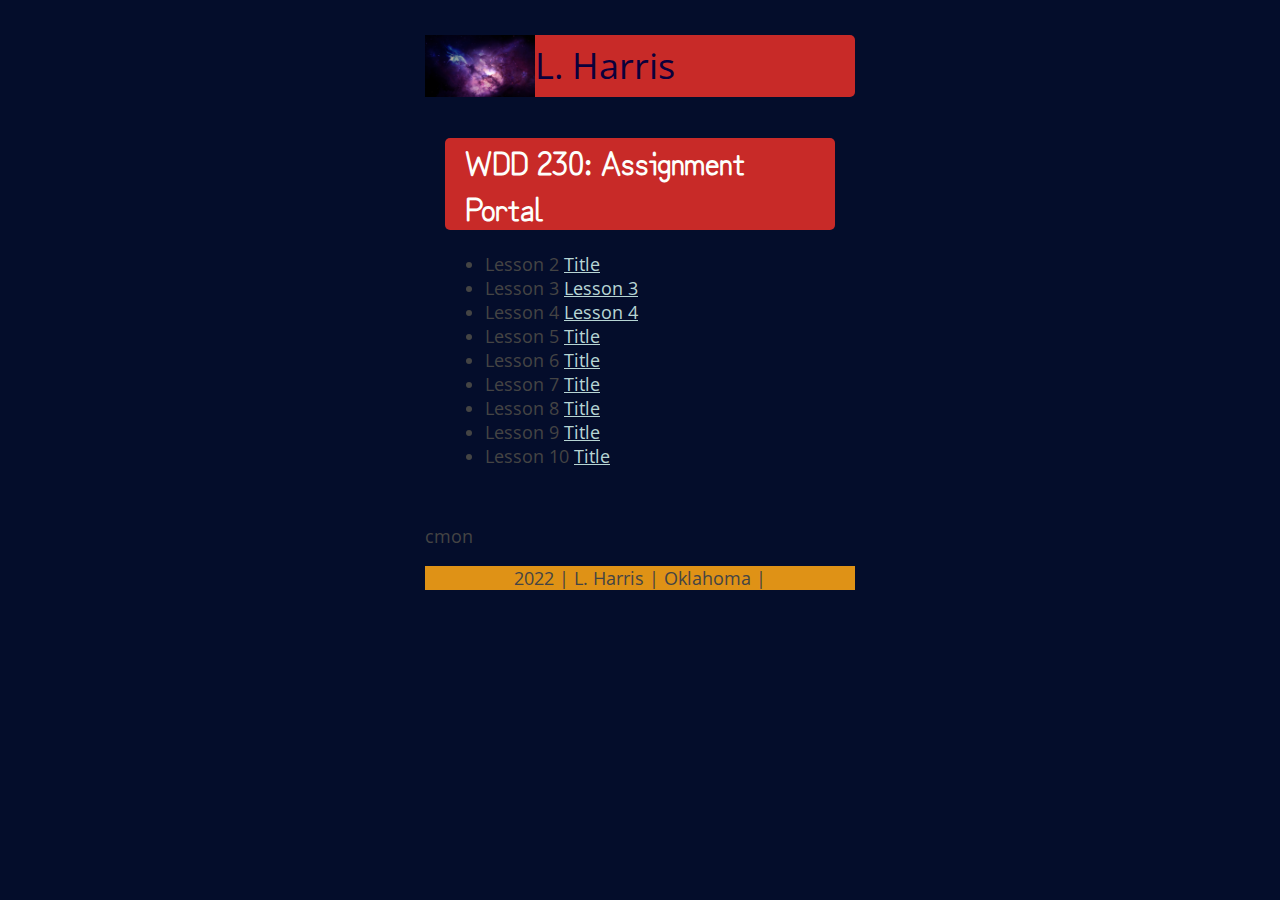
<file: index.html>
<!DOCTYPE html>
<html>
  <head>
    <meta charset="utf-8" />
    <meta name="viewport" content="width=device-width, initial-scale=1" />
    <link rel="shortcut-icon" href="favicon.ico" />
    <title>memento mori</title>
    <link rel="stylesheet" href="css/old-styling.css" />
    <link rel="stylesheet" href="css/medium.css" />
  </head>

  <header>
    <div class="logo-box">
      <img src="images/face.jpg" alt="an image of me" />
    </div>
    <p>L. Harris</p>
  </header>

  <body>
    <div class="contact-grid">
      <section class="contact-container">
        <h1>WDD 230: Assignment Portal</h1>

        <ul>
          <li>Lesson 2 <a href="dummy.html">Title</a></li>
          <li>Lesson 3 <a href="lesson3/index.html">Lesson 3</a></li>
          <li>Lesson 4 <a href="chamber/index.html">Lesson 4</a></li>
          <li>Lesson 5 <a href="lesson5/bom.html">Title</a></li>
          <li>Lesson 6 <a href="dummy.html">Title</a></li>
          <li>Lesson 7 <a href="dummy.html">Title</a></li>
          <li>Lesson 8 <a href="/lesson8/join.html">Title</a></li>
          <li>Lesson 9 <a href="/lesson9/directory.html">Title</a></li>
          <li>Lesson 10 <a href="/lesson10/weather.html">Title</a></li>
        </ul>
      </section>
    </div>
    <p>cmon</p>
    <footer>
      <p>2022 | L. Harris | Oklahoma |</p>
    </footer>
  </body>
  <!-- I want to cry -->
</html>
</file>
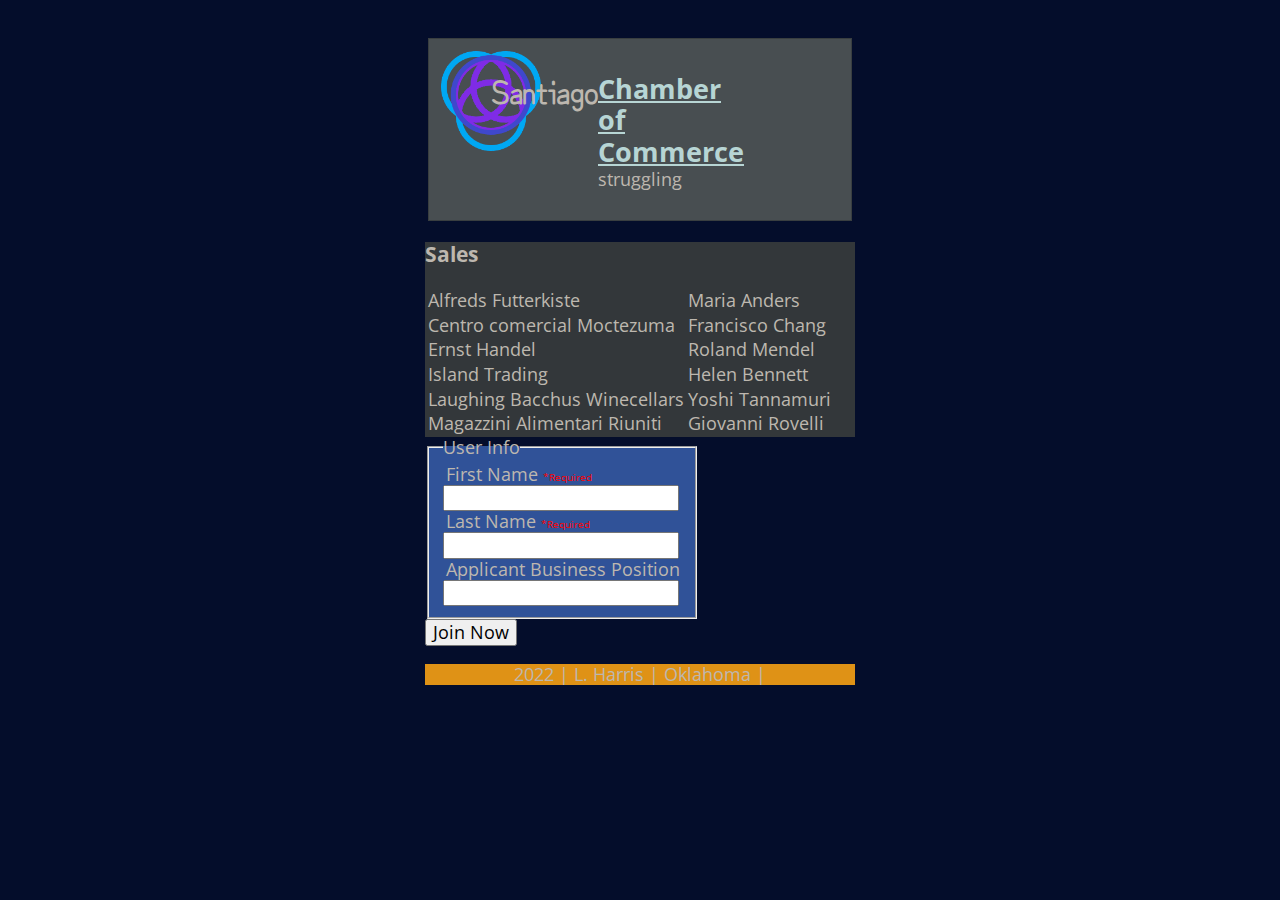
<file: lesson8/join.html>
<!DOCTYPE html>
<html>
  <head>
    <meta charset="utf-8" />
    <meta name="viewport" content="width=device-width, initial-scale=1" />
    <link rel="shortcut-icon" href="favicon.ico" />
    <title>memento mori</title>
    <link rel="stylesheet" href="css/normalize.css" />
    <link rel="stylesheet" href="css/tablecss.css" />
  </head>

  <header>
    <div class="headBox">
      <img src="/chamber/images/logo.png" width="100" height="100" />
      <h1>Santiago</h1>
      <h2><a href="/chamber/index.html">Chamber of Commerce</a></h2>
    </div>
    <nav>
      <p>struggling</p>
    </nav>
  </header>

  <body>
    <div class="contact-grid">
      <section class="contact-container">
        <h3>Sales</h3>
        <table>
          <tr>
            <td>Alfreds Futterkiste</td>
            <td>Maria Anders</td>
          </tr>
          <tr>
            <td>Centro comercial Moctezuma</td>
            <td>Francisco Chang</td>
          </tr>
          <tr>
            <td>Ernst Handel</td>
            <td>Roland Mendel</td>
          </tr>
          <tr>
            <td>Island Trading</td>
            <td>Helen Bennett</td>
          </tr>
          <tr>
            <td>Laughing Bacchus Winecellars</td>
            <td>Yoshi Tannamuri</td>
          </tr>
          <tr>
            <td>Magazzini Alimentari Riuniti</td>
            <td>Giovanni Rovelli</td>
          </tr>
        </table>
      </section>

      <form method="get" action="thanks.html">
        <fieldset>
          <legend>User Info</legend>
          <label class="ugh1">
            First Name <span class="required">*Required</span>
            <input type="text" name="fname" required />
          </label>

          <label class="ugh1">
            Last Name <span class="required">*Required</span>
            <input type="text" name="lname" required />
          </label>

          <label class="ugh1">
            Applicant Business Position
            <input type="text" name="lname" />
          </label>
        </fieldset>
        <button type="submit">Join Now</button>
      </form>
    </div>

    <footer>
      <p>2022 | L. Harris | Oklahoma |</p>
    </footer>
  </body>
  <!-- I want to cry -->
</html>
</file>
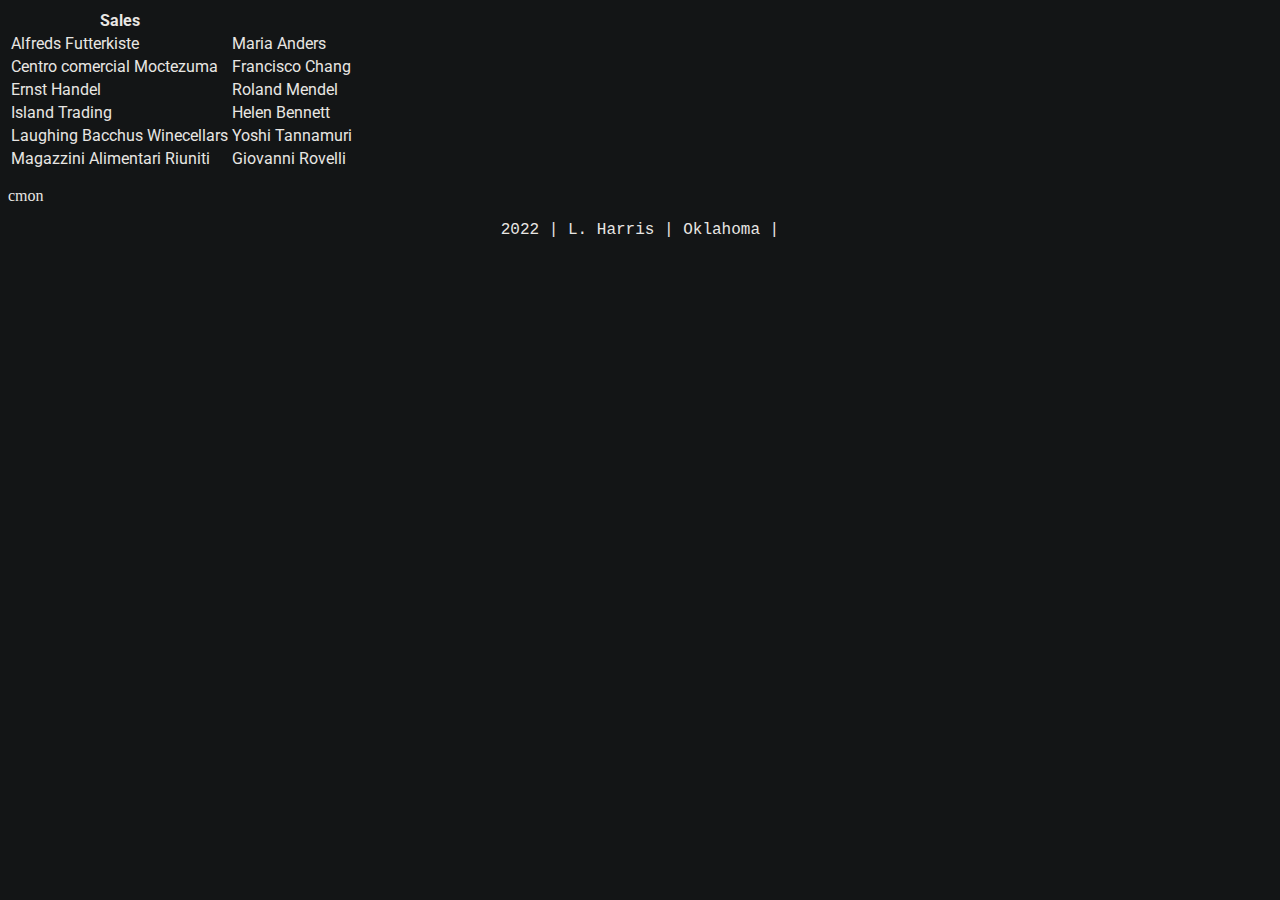
<file: lesson8/tablebuild.html>
<!DOCTYPE html>
<html>
  <head>
    <meta charset="utf-8" />
    <meta name="viewport" content="width=device-width, initial-scale=1" />
    <link rel="shortcut-icon" href="favicon.ico" />
    <title>memento mori</title>
    <link rel="stylesheet" href="css/1base.css" />
  </head>

  <body>
    <div class="contact-grid">
      <section class="contact-container">
        <table>
          <tr>
            <th>Sales</th>
          </tr>
          <tr>
            <td>Alfreds Futterkiste</td>
            <td>Maria Anders</td>
          </tr>
          <tr>
            <td>Centro comercial Moctezuma</td>
            <td>Francisco Chang</td>
          </tr>
          <tr>
            <td>Ernst Handel</td>
            <td>Roland Mendel</td>
          </tr>
          <tr>
            <td>Island Trading</td>
            <td>Helen Bennett</td>
          </tr>
          <tr>
            <td>Laughing Bacchus Winecellars</td>
            <td>Yoshi Tannamuri</td>
          </tr>
          <tr>
            <td>Magazzini Alimentari Riuniti</td>
            <td>Giovanni Rovelli</td>
          </tr>
        </table>
      </section>
    </div>
    <p>cmon</p>
    <footer>
      <p>2022 | L. Harris | Oklahoma |</p>
    </footer>
  </body>
  <!-- I want to cry -->
</html>
</file>
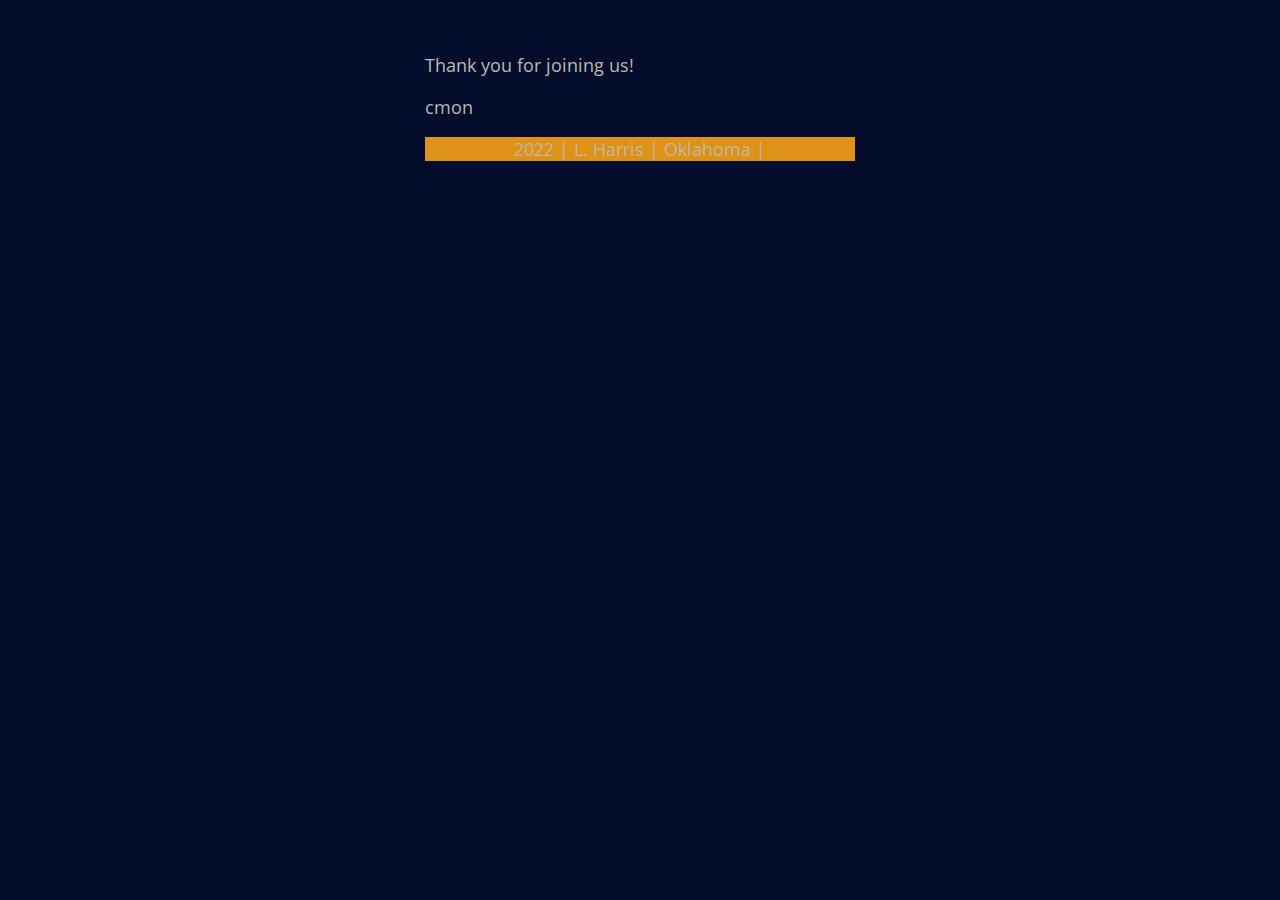
<file: lesson8/thanks.html>
<!DOCTYPE html>
<html>
  <head>
    <meta charset="utf-8" />
    <meta name="viewport" content="width=device-width, initial-scale=1" />
    <link rel="shortcut-icon" href="favicon.ico" />
    <title>memento mori</title>
    <link rel="stylesheet" href="css/tablecss.css" />
  </head>

  <body>
    <p>Thank you for joining us!</p>

    <p>cmon</p>
    <footer>
      <p>2022 | L. Harris | Oklahoma |</p>
    </footer>
  </body>
</html>
</file>
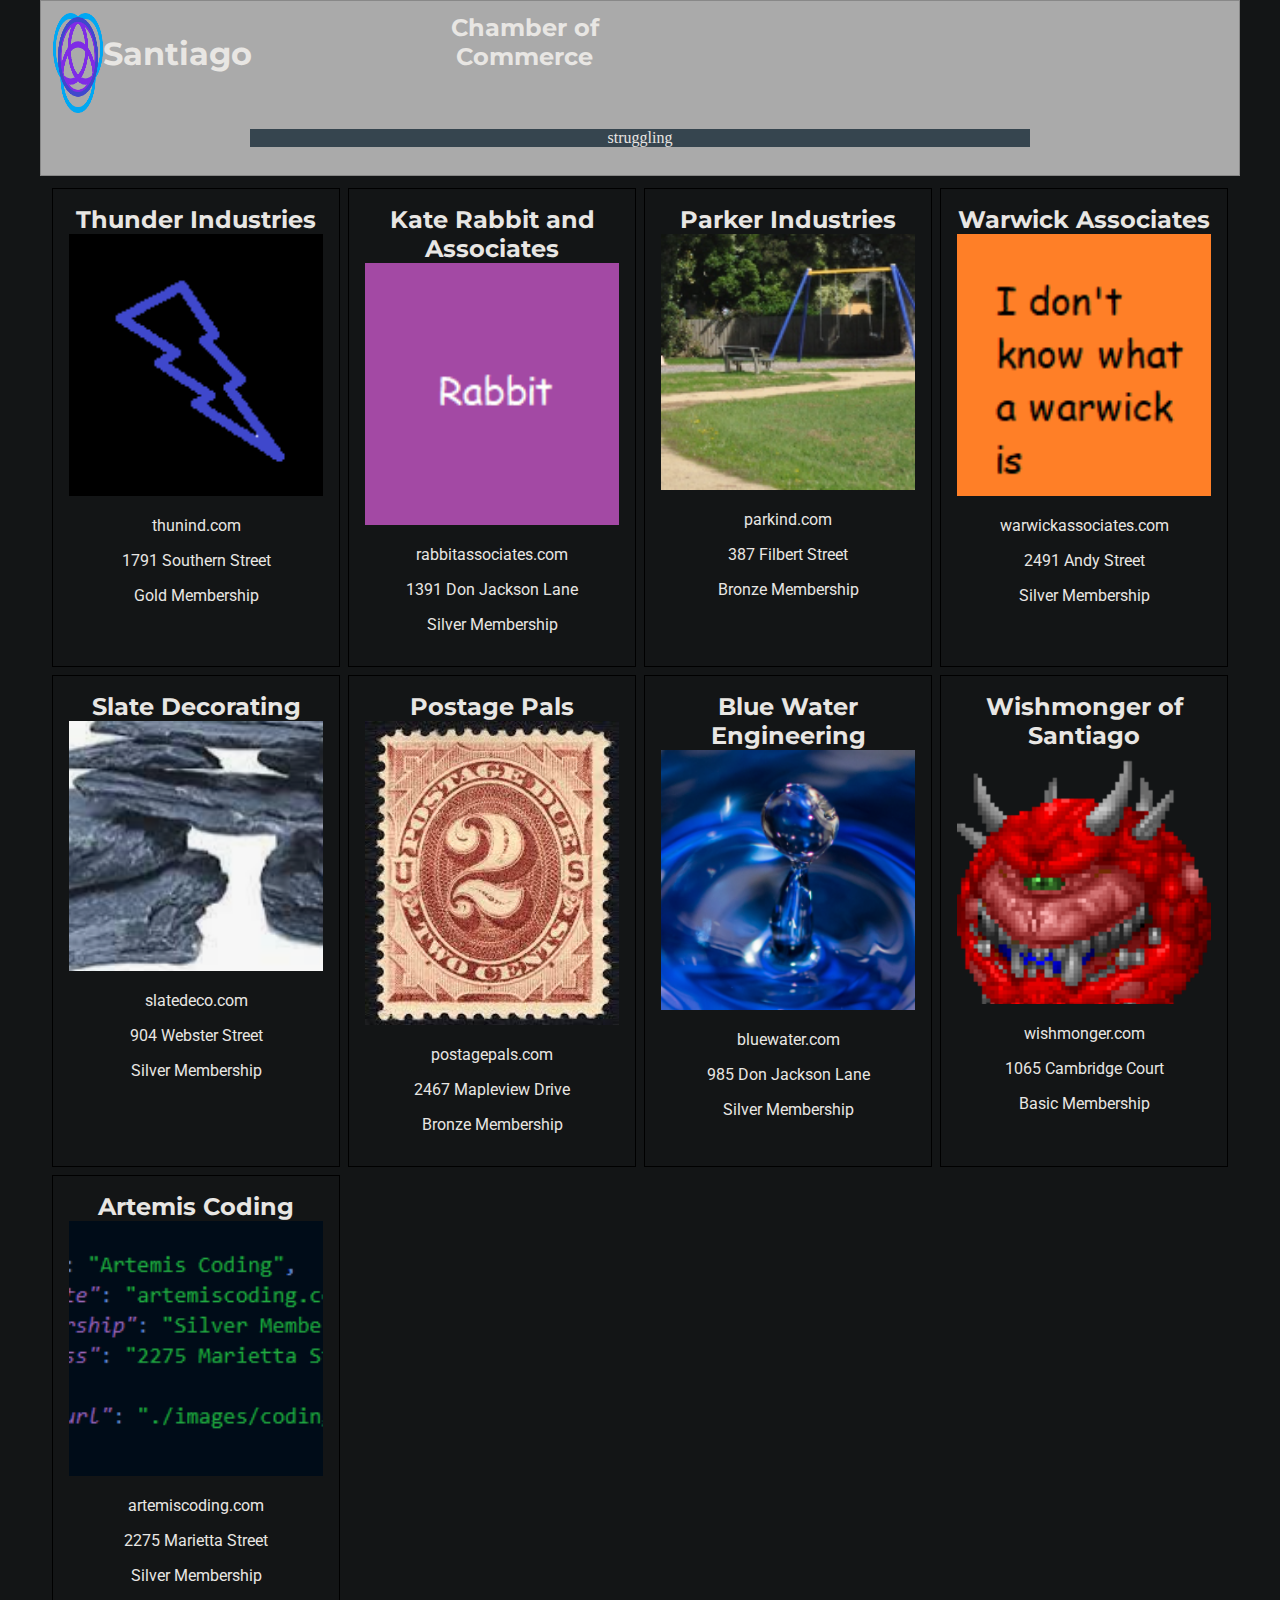
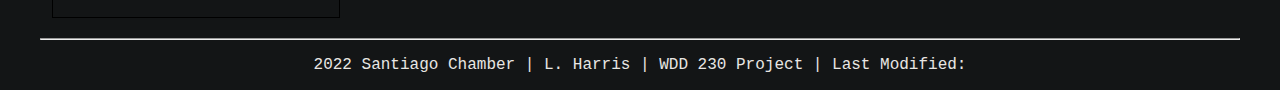
<file: lesson9/directory.html>
<!DOCTYPE html>
<html lang="en">
  <head>
    <meta charset="UTF-8" />
    <meta name="viewport" content="width=device-width, initial-scale=1.0" />
    <meta http-equiv="X-UA-Compatible" content="ie=edge" />
    <title>Chamber of Commerce</title>
    <link rel="stylesheet" href="styles/base.css" />
    <link rel="stylesheet" href="styles/medium.css" />
    <link rel="stylesheet" href="styles/large.css" />
    <link rel="stylesheet" href="styles/proph.css" />
  </head>

  <body>
    <header>
      <div class="headBox">
        <img src="images/logo.png" width="100" height="100" />
        <h1>Santiago</h1>
        <h2>Chamber of Commerce</h2>
      </div>
      <nav>
        <p>struggling</p>
      </nav>
    </header>

    <main>
      <div class="buiscards"></div>
    </main>

    <footer>
      <hr />
      <p>
        2022 Santiago Chamber | L. Harris | WDD 230 Project | Last Modified:
      </p>
    </footer>
    <script src="scripts/data.json"></script>
    <script src="scripts/cards.js"></script>
  </body>
</html>
</file>
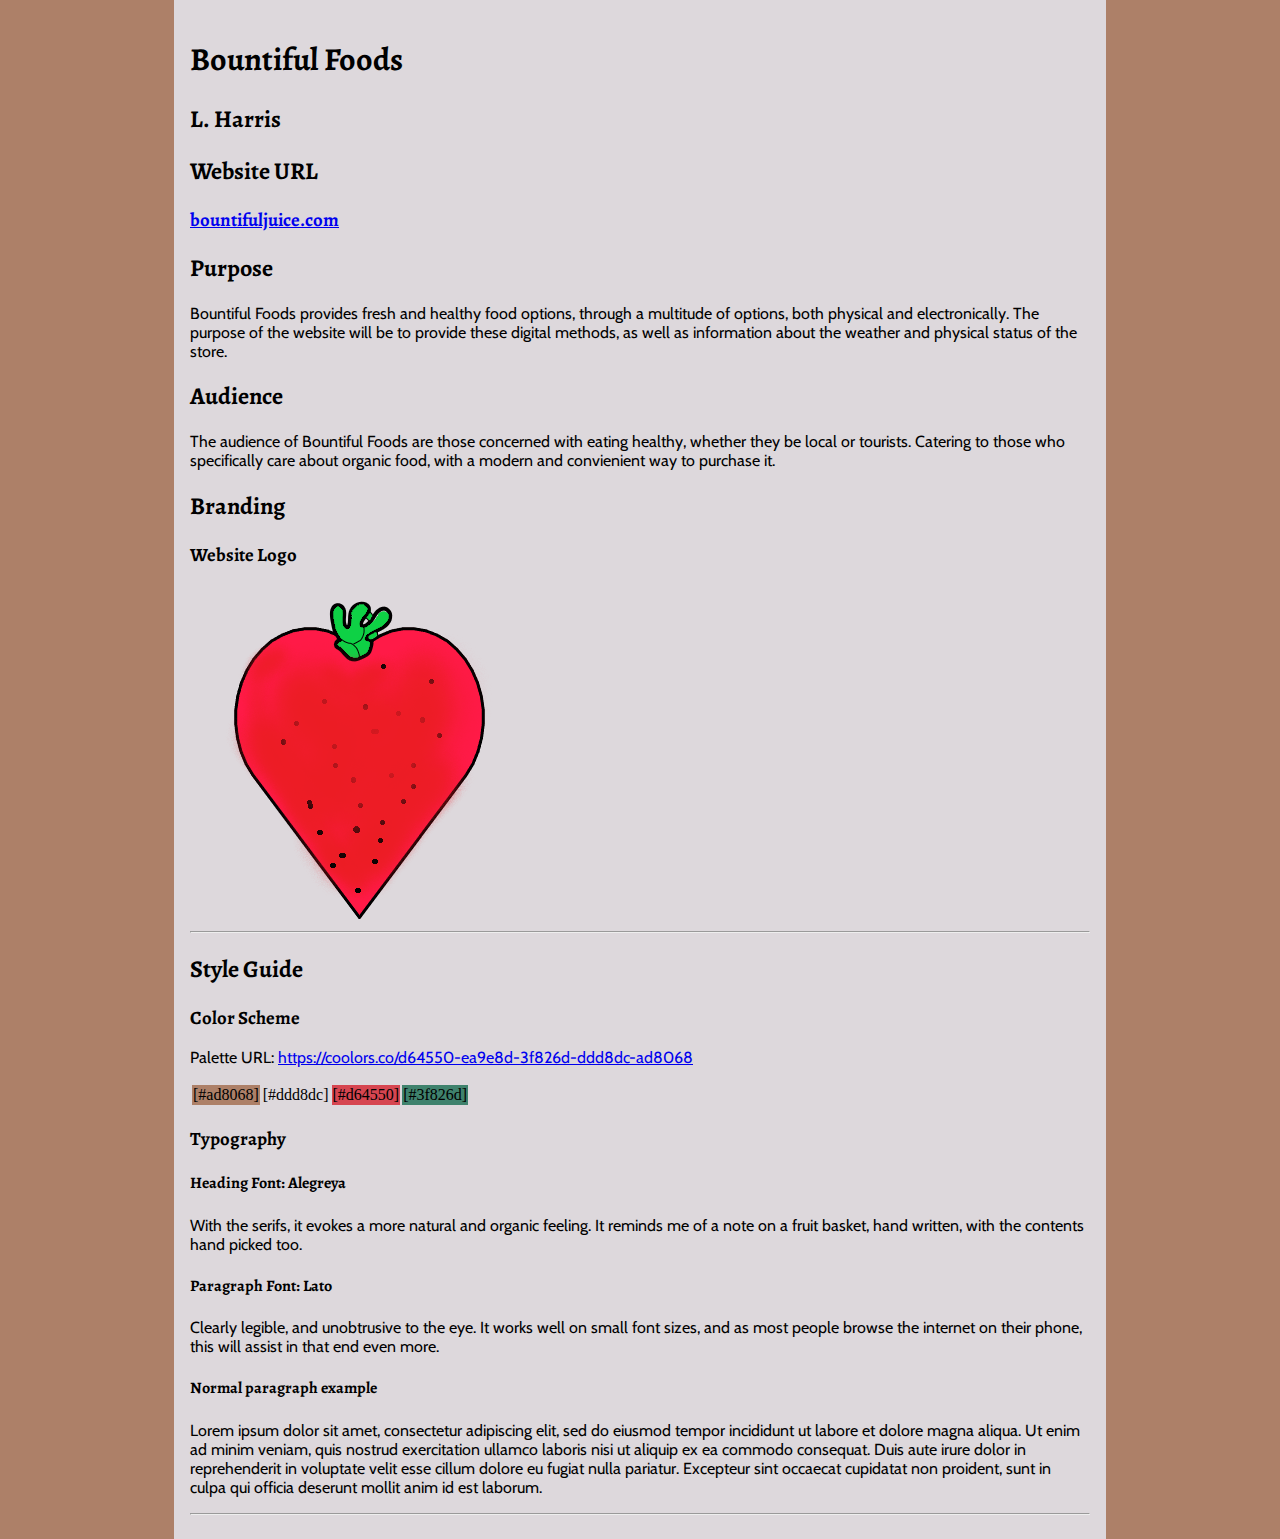
<file: bountifulFoods/something/sitemap.html>
<!DOCTYPE html>
<html lang="en-us">
  <head>
    <meta charset="utf-8" />
    <title>Site Plan</title>
    <link type="text/css" rel="stylesheet" href="css/site-plan.css" />
  </head>

  <body>
    <header>
      <h1>Bountiful Foods</h1>
      <h2>L. Harris</h2>
    </header>
    <main>
      <h2>Website URL</h2>
      <h3><a href="sitemap.html">bountifuljuice.com</a></h3>

      <h2>Purpose</h2>
      <p>
        Bountiful Foods provides fresh and healthy food options, through a
        multitude of options, both physical and electronically. The purpose of
        the website will be to provide these digital methods, as well as
        information about the weather and physical status of the store.
      </p>

      <h2>Audience</h2>
      <p>
        The audience of Bountiful Foods are those concerned with eating healthy,
        whether they be local or tourists. Catering to those who specifically
        care about organic food, with a modern and convienient way to purchase
        it.
      </p>

      <h2>Branding</h2>
      <h3>Website Logo</h3>
      <img src="images/bountifullogo.png" alt="Logo image" />
      <hr />
      <h2>Style Guide</h2>

      <h3>Color Scheme</h3>

      <p>
        Palette URL:
        <a
          href="https://coolors.co/d64550-ea9e8d-3f826d-ddd8dc-ad8068"
          target="_blank"
          >https://coolors.co/d64550-ea9e8d-3f826d-ddd8dc-ad8068</a
        >
      </p>

      <table class="colors">
        <tr>
          <td class="primary">[#ad8068]</td>
          <td class="secondary">[#ddd8dc]</td>
          <td class="accent1">[#d64550]</td>
          <td class="accent2">[#3f826d]</td>
        </tr>
      </table>

      <h3>Typography</h3>

      <h4>Heading Font: Alegreya</h4>
      <p>
        With the serifs, it evokes a more natural and organic feeling. It
        reminds me of a note on a fruit basket, hand written, with the contents
        hand picked too.
      </p>

      <h4>Paragraph Font: Lato</h4>
      <p>
        Clearly legible, and unobtrusive to the eye. It works well on small font
        sizes, and as most people browse the internet on their phone, this will
        assist in that end even more.
      </p>

      <h4>Normal paragraph example</h4>
      <p>
        Lorem ipsum dolor sit amet, consectetur adipiscing elit, sed do eiusmod
        tempor incididunt ut labore et dolore magna aliqua. Ut enim ad minim
        veniam, quis nostrud exercitation ullamco laboris nisi ut aliquip ex ea
        commodo consequat. Duis aute irure dolor in reprehenderit in voluptate
        velit esse cillum dolore eu fugiat nulla pariatur. Excepteur sint
        occaecat cupidatat non proident, sunt in culpa qui officia deserunt
        mollit anim id est laborum.
      </p>

      <hr />
    </main>
  </body>
</html>
</file>
<file: css/old-styling.css>
/* @import url('https://fonts.googleapis.com/css2?family=Libre+Baskerville&display=swap'); */

/* latin-ext */
/* @font-face {
  font-family: 'Libre Baskerville';
  font-style: normal;
  font-weight: 400;
  font-display: swap;
  src: url(https://fonts.gstatic.com/s/librebaskerville/v9/kmKnZrc3Hgbbcjq75U4uslyuy4kn0qNXaxMICA.woff2) format('woff2');
  unicode-range: U+0100-024F, U+0259, U+1E00-1EFF, U+2020, U+20A0-20AB, U+20AD-20CF, U+2113, U+2C60-2C7F, U+A720-A7FF;
} */
/* latin */
/* @font-face {
  font-family: 'Libre Baskerville';
  font-style: normal;
  font-weight: 400;
  font-display: swap;
  src: url(https://fonts.gstatic.com/s/librebaskerville/v9/kmKnZrc3Hgbbcjq75U4uslyuy4kn0qNZaxM.woff2) format('woff2');
  unicode-range: U+0000-00FF, U+0131, U+0152-0153, U+02BB-02BC, U+02C6, U+02DA, U+02DC, U+2000-206F, U+2074, U+20AC, U+2122, U+2191, U+2193, U+2212, U+2215, U+FEFF, U+FFFD;
} */

@import url("https://fonts.googleapis.com/css2?family=Open+Sans&display=swap");
@import url("https://fonts.googleapis.com/css2?family=Zen+Kurenaido&display=swap");

body {
  background-color: rgb(4, 13, 43);
  font-family: "Open Sans", sans-serif;
  padding: 25px;
  font-size: 18px;
  margin: 10px 400px 25px;
  color: #444;
}

h1 {
  font-family: "Zen Kurenaido", sans-serif;
  font-size: 32px;
}

head {
  font-family: "Libre Baskerville", Georgia, serif;
}

/* body{
  
  font-family:Verdana, Helvetica, sans-serif;
  font-size: 24px;}
 */
a {
  font-size: 1em;
}

.container {
  background-color: #fdfffc;
  padding: 70px;
  margin: auto;
}

h2 {
  color: #b7d5d4;
  background-color: #373e40;
  text-align: center;
  margin: 5px;
  border-top: 5px ridge;
  border-bottom: 5px ridge;
}

header {
  display: grid;
  background-color: #c82a28;
  grid-template-columns: 110px auto;
  align-items: center;
  border-radius: 5px 5px 5px 5px;
  font-size: 2em;
  color: #0b003b;
}

header img {
  justify-content: center;
  align-content: center;
}

header p {
  list-style: none;
  display: grid;
  grid-template-columns: repeat(auto-fit, minmax(6em, 1fr));
  margin: 0;
}

.logo-box img {
  display: block;
  margin-left: auto;
  margin-right: auto;
}

.home-grid {
  padding: 20px;
  display: grid;
  grid-template-columns: repeat(20, 1fr);
}

.banner-box img {
  width: 100%;
}

.home-image-1 {
  grid-column: 1/15;
  grid-row: 1/5;
}

.block1 {
  color: #fdfffc;
  background-color: #141414;
  grid-column: 10/20;
  grid-row: 4/6;
  border-radius: 5px;
  padding: 0px 20px;
}

.home-grid-2 {
  padding: 20px;
  display: grid;
  grid-template-columns: repeat(20, 1fr);
}

.home-image-2 {
  grid-column: 9/19;
  grid-row: 1/5;
}

.block2 {
  color: #fdfffc;
  background-color: #141414;
  grid-column: 3/13;
  grid-row: 4/6;
  border-radius: 5px;
  padding: 0px 20px;
}

.contact-grid {
  padding: 20px;
}

.contact-container h1 {
  color: #fdfffc;
  background-color: #c82a28;
  grid-column: 3/13;
  grid-row: 4/6;
  border-radius: 5px;
  padding: 0px 20px;
}

.account-grid {
  padding: 20px;
  display: grid;

  align-items: center;

  grid-template-columns: repeat(10, 1fr);
}

.account-form h1 {
  color: #fdfffc;
  background-color: #c82a28;
  grid-column: 3/13;
  grid-row: 4/6;
  border-radius: 5px;
  padding: 0px 20px;
}

.account-para {
  color: #fdfffc;
  background-color: #141414;
  margin: 0px;
  border-radius: 5px;
  padding: 10px;
}

img {
  max-width: 100%;
}

.social {
  display: grid;
  grid-template-columns: 90% 1fr 1fr 1fr;
  background-color: #373e40;
  color: #b7d5d4;
}

footer {
  background-color: #df9216;
  text-align: center;
}

a:link {
  color: #b7d5d4;
}

/* visited link */
a:visited {
  color: #305298;
}

/* mouse over link */
a:hover {
  color: #305298;
}

/* selected link */
a:active {
  color: #0000ff;
}

@media screen and (max-width: 550px) {
  /* beginning of media query */
  .home-grid,
  nav ul {
    display: block;
  }

  /* end of media query */
}
</file>
<file: css/medium.css>
@media only screen and (min-width: 32.5em) {
}
</file>
<file: lesson8/css/tablecss.css>
/* @import url('https://fonts.googleapis.com/css2?family=Libre+Baskerville&display=swap'); */

/* latin-ext */
/* @font-face {
  font-family: 'Libre Baskerville';
  font-style: normal;
  font-weight: 400;
  font-display: swap;
  src: url(https://fonts.gstatic.com/s/librebaskerville/v9/kmKnZrc3Hgbbcjq75U4uslyuy4kn0qNXaxMICA.woff2) format('woff2');
  unicode-range: U+0100-024F, U+0259, U+1E00-1EFF, U+2020, U+20A0-20AB, U+20AD-20CF, U+2113, U+2C60-2C7F, U+A720-A7FF;
} */
/* latin */
/* @font-face {
  font-family: 'Libre Baskerville';
  font-style: normal;
  font-weight: 400;
  font-display: swap;
  src: url(https://fonts.gstatic.com/s/librebaskerville/v9/kmKnZrc3Hgbbcjq75U4uslyuy4kn0qNZaxM.woff2) format('woff2');
  unicode-range: U+0000-00FF, U+0131, U+0152-0153, U+02BB-02BC, U+02C6, U+02DA, U+02DC, U+2000-206F, U+2074, U+20AC, U+2122, U+2191, U+2193, U+2212, U+2215, U+FEFF, U+FFFD;
} */

@import url("https://fonts.googleapis.com/css2?family=Open+Sans&display=swap");
@import url("https://fonts.googleapis.com/css2?family=Zen+Kurenaido&display=swap");

body {
  background-color: rgb(4, 13, 43);
  font-family: "Open Sans", sans-serif;
  padding: 25px;
  font-size: 18px;
  margin: 10px 40px 25px;
  color: rgb(189, 183, 175);
}

@media only screen and (min-width: 67em) {
  body {
    margin: 10px 400px 25px;
  }
}

h1 {
  font-family: "Zen Kurenaido", sans-serif;
  font-size: 32px;
}

head {
  font-family: "Libre Baskerville", Georgia, serif;
}

a {
  font-size: 1em;
}

header {
  background-color: rgb(72, 78, 81);

  padding: 0.75rem;
  border: 1px solid rgba(0, 0, 0, 0.2);
  margin: 3px;
}

header .headBox {
  display: grid;
  grid-template-columns: 50px repeat(4, 1fr);
  grid-template-rows: 50px 50px;
}

header p {
  text-align: center;
}

.logo-box img {
  display: block;
  margin-left: auto;
  margin-right: auto;
  border-radius: 5px;
}

.home-grid {
  padding: 20px;
  display: grid;
  grid-template-columns: repeat(20, 1fr);
}

.banner-box img {
  width: 100%;
}

.social {
  display: grid;
  grid-template-columns: 90% 1fr 1fr 1fr;
  background-color: #373e40;
  color: #b7d5d4;
}

footer {
  background-color: #df9216;
  text-align: center;
}

a:link {
  color: #b7d5d4;
}

/* visited link */
a:visited {
  color: #305298;
}

/* mouse over link */
a:hover {
  color: #305298;
}

/* selected link */
a:active {
  color: #0000ff;
}

.contact-container {
  background-color: rgb(51, 55, 58);
}

.required {
  color: red;
  font-size: x-small;
}

.ugh1 {
  margin: 3px;
}

fieldset {
  display: block;
  width: max-content;
  max-width: 100px;
  background-color: #305298;
}

@media screen and (max-width: 550px) {
  .home-grid,
  nav ul {
    display: block;
  }
}
</file>
<file: lesson8/css/1base.css>
@import url("https://fonts.googleapis.com/css2?family=Montserrat&family=Roboto:wght@100&display=swap");
@import url("https://fonts.googleapis.com/css2?family=Roboto:wght@100&display=swap");

:root {
  --primary-color: #454a4d;
  --secondary-color: #1c97fc;
  --accent1-color: #3f48cc;
  --accent2-color: #7f2be6;

  --neutral-background: #131516;
  --neutral-text: #d8d4cf;
  --selection-background: #004daa;
  --selection-text: #e8e6e3;
}
html {
  background-color: #131516;
  color: #e8e6e3;
}
h1 {
  font-family: "Montserrat";
}

h2 {
  font-family: "Montserrat";
}

section {
  font-family: "Roboto";
}

header {
  background-color: #aaa;

  padding: 0.75rem;
  border: 1px solid rgba(0, 0, 0, 0.2);
  margin: 3px;
}

header .headBox {
  display: grid;
  grid-template-columns: 50px repeat(4, 1fr);
  grid-template-rows: 50px 50px;
}

header p {
  text-align: center;
}

header,
main,
footer {
  /* max-width: 767px; */
  margin: 0 auto;
}

nav {
  background-color: #36454f;
  margin: 0 auto;
  max-width: 780px;
}

main .mainContent {
  display: grid;
  grid-template-columns: 1fr;
  grid-template-rows: auto;
  font-size: 1rem;
  grid-template-rows: repeat(5, 200px);
  margin: 10px 50px;
}
main .mainSelection {
  margin: 3px;
  border: 1px solid #000000;
  padding: 1rem;
  background-color: #454a4d;
}
body h2 {
  margin: 0%;
  text-align: center;
}

#sec1 {
  background-image: url(https://i.imgur.com/HAumjqx.jpg);
  background-size: cover;
  background-color: white;
}
#sec1 h1 {
  background-color: var(--accent1-color);
  padding: 10px;
  width: fit-content;
}

/* #sec2 {}

#sec3 {}
*/

#sec4 {
  overflow: auto;
}

.spotlight {
  text-align: center;
  display: grid;
  background-color: var(--secondary-color);
}

#sec6 h2 {
  background-color: var(--accent2-color);

  padding: 5px;
}

@media only screen and (max-width: 600em) {
  #sec6 {
    display: none;
  }

  #sec1 {
    background-image: url(/chamber/images/licensed-image-min.jpg);

    background-color: white;
  }
  .spotlight {
    height: 100%;
    grid-template-rows: repeat(2, 1fr);
  }
  #spotlight3 {
    display: none;
  }
}

main picture {
  display: none;
  margin: 1rem;
}

footer p {
  font-family: "Courier New", Courier, monospace;
  display: flex;
  flex-direction: column;
  align-items: center;
}
</file>
<file: lesson9/styles/base.css>
@import url("https://fonts.googleapis.com/css2?family=Montserrat&family=Roboto:wght@100&display=swap");
@import url("https://fonts.googleapis.com/css2?family=Roboto:wght@100&display=swap");

:root {
  --primary-color: #454a4d;
  --secondary-color: #1c97fc;
  --accent1-color: #3f48cc;
  --accent2-color: #7f2be6;

  --neutral-background: #131516;
  --neutral-text: #d8d4cf;
  --selection-background: #004daa;
  --selection-text: #e8e6e3;
}
html {
  background-color: #131516;
  color: #e8e6e3;
}
h1 {
  font-family: "Montserrat";
}

h2 {
  font-family: "Montserrat";
}

section {
  font-family: "Roboto";
}

header {
  background-color: #aaa;

  padding: 0.75rem;
  border: 1px solid rgba(0, 0, 0, 0.2);
  margin: 3px;
}

header .headBox {
  display: grid;
  grid-template-columns: 50px repeat(4, 1fr);
  grid-template-rows: 50px 50px;
}

header p {
  text-align: center;
}

header,
main,
footer {
  /* max-width: 767px; */
  margin: 0 auto;
}

nav {
  background-color: #36454f;
  margin: 0 auto;
  max-width: 780px;
}

main .mainContent {
  display: grid;
  grid-template-columns: 1fr;
  grid-template-rows: auto;
  font-size: 1rem;
  grid-template-rows: repeat(5, 200px);
  margin: 10px 50px;
}
main .mainSelection {
  margin: 3px;
  border: 1px solid #000000;
  padding: 1rem;
  background-color: #454a4d;
}
body h2 {
  margin: 0%;
  text-align: center;
}

#sec1 {
  background-image: url(https://i.imgur.com/HAumjqx.jpg);
  background-size: cover;
  background-color: white;
}
#sec1 h1 {
  background-color: var(--accent1-color);
  padding: 10px;
  width: fit-content;
}

/* #sec2 {}

#sec3 {}
*/

#sec4 {
  overflow: auto;
}

.spotlight {
  text-align: center;
  display: grid;
  background-color: var(--secondary-color);
}

#sec6 h2 {
  background-color: var(--accent2-color);

  padding: 5px;
}

@media only screen and (max-width: 600em) {
  #sec6 {
    display: none;
  }

  #sec1 {
    background-image: url(/chamber/images/licensed-image-min.jpg);

    background-color: white;
  }
  .spotlight {
    height: 100%;
    grid-template-rows: repeat(2, 1fr);
  }
  #spotlight3 {
    display: none;
  }
}

main picture {
  display: none;
  margin: 1rem;
}

footer p {
  font-family: "Courier New", Courier, monospace;
  display: flex;
  flex-direction: column;
  align-items: center;
}
</file>
<file: lesson9/styles/medium.css>
@media only screen and (min-width: 600px) {
  main .mainContent {
    grid-template-columns: repeat(3, 1fr);
    grid-template-rows: repeat(5, 250px);
  }

  #sec1 {
    grid-column: 1 / 4;
    grid-row: 1 / 2;
  }

  #sec2 {
    grid-column: 1 / 3;
    grid-row: 5 / 6;
  }

  #sec3 {
    grid-column: 3 / 4;
    grid-row: 5 / 6;
  }

  #sec4 {
    grid-column: 1 / 4;
    grid-row: 2 / 3;
  }

  #sec5 {
    grid-column: 1 / 4;
    grid-row: 3 / 4;
  }

  #sec6 {
    grid-column: 1 / 4;
    grid-row: 4 / 5;
    display: block;
  }

  .spotlight {
    height: 100%;
    grid-template-columns: repeat(2, 1fr);
  }

  #spotlight3 {
    display: none;
  }
}
</file>
<file: lesson9/styles/large.css>
@media only screen and (min-width: 60em) {
  main .mainContent {
    grid-template-columns: repeat(5, 1fr);
    grid-template-rows: repeat(3, 200px);
  }

  #sec1 {
    grid-column: 2 / 5;
    grid-row: 1 / 3;
  }

  #sec2 {
    grid-column: 1 / 2;
    grid-row: 1 / 2;
  }

  #sec3 {
    grid-column: 1 / 2;
    grid-row: 2 / 3;
  }

  #sec4 {
    grid-column: 2 / 5;
    grid-row: 3 / 4;
  }

  #sec5 {
    grid-column: 5 / 6;
    grid-row: 1 / 6;
  }

  #sec6 {
    grid-column: 1 / 2;
    grid-row: 3 / 4;
    display: block;
  }
  #spotlight3 {
    display: block;
  }
  .spotlight {
    grid-template-columns: auto;
    grid-template-rows: repeat(3, 1fr);
  }
}
</file>
<file: lesson9/styles/proph.css>
body {
  max-width: 75em;
  margin: 0 auto;
}

.buiscards {
  display: grid;
  grid-template-columns: repeat(auto-fit, minmax(250px, 1fr));
  padding: 0.5rem;
}

img {
  width: 100%;
}

section {
  text-align: center;
  padding: 1rem;
  border: 1px solid #000;
  margin: 0.25rem;
}

@media only screen and (max-width: 35em) {
  .cards {
    justify-items: center;
  }
  img {
    width: 60%;
  }
  section {
    width: 100%;
  }
}

@media only screen and (max-width: 60em) {
  .cards {
    justify-items: center;
  }
}
</file>
<file: bountifulFoods/something/css/site-plan.css>
@import url("https://fonts.googleapis.com/css2?family=Alegreya&family=Cabin&display=swap");

body {
  max-width: 900px;
  margin: 0 auto;
  padding: 1em;
  background-color: #ddd8dc;
}

html {
  background-color: #ad8068;
}
h2,
h1,
h3,
h4,
h5 {
  font-family: Alegreya, serif;
}

p {
  font-family: "Cabin", Cabin, sans-serif;
}

.primary {
  background-color: #ad8068;
}
.secondary {
  background-color: #ddd8dc;
}
.accent1 {
  background-color: #d64550;
}
.accent2 {
  background-color: #3f826d;
}
</file>
